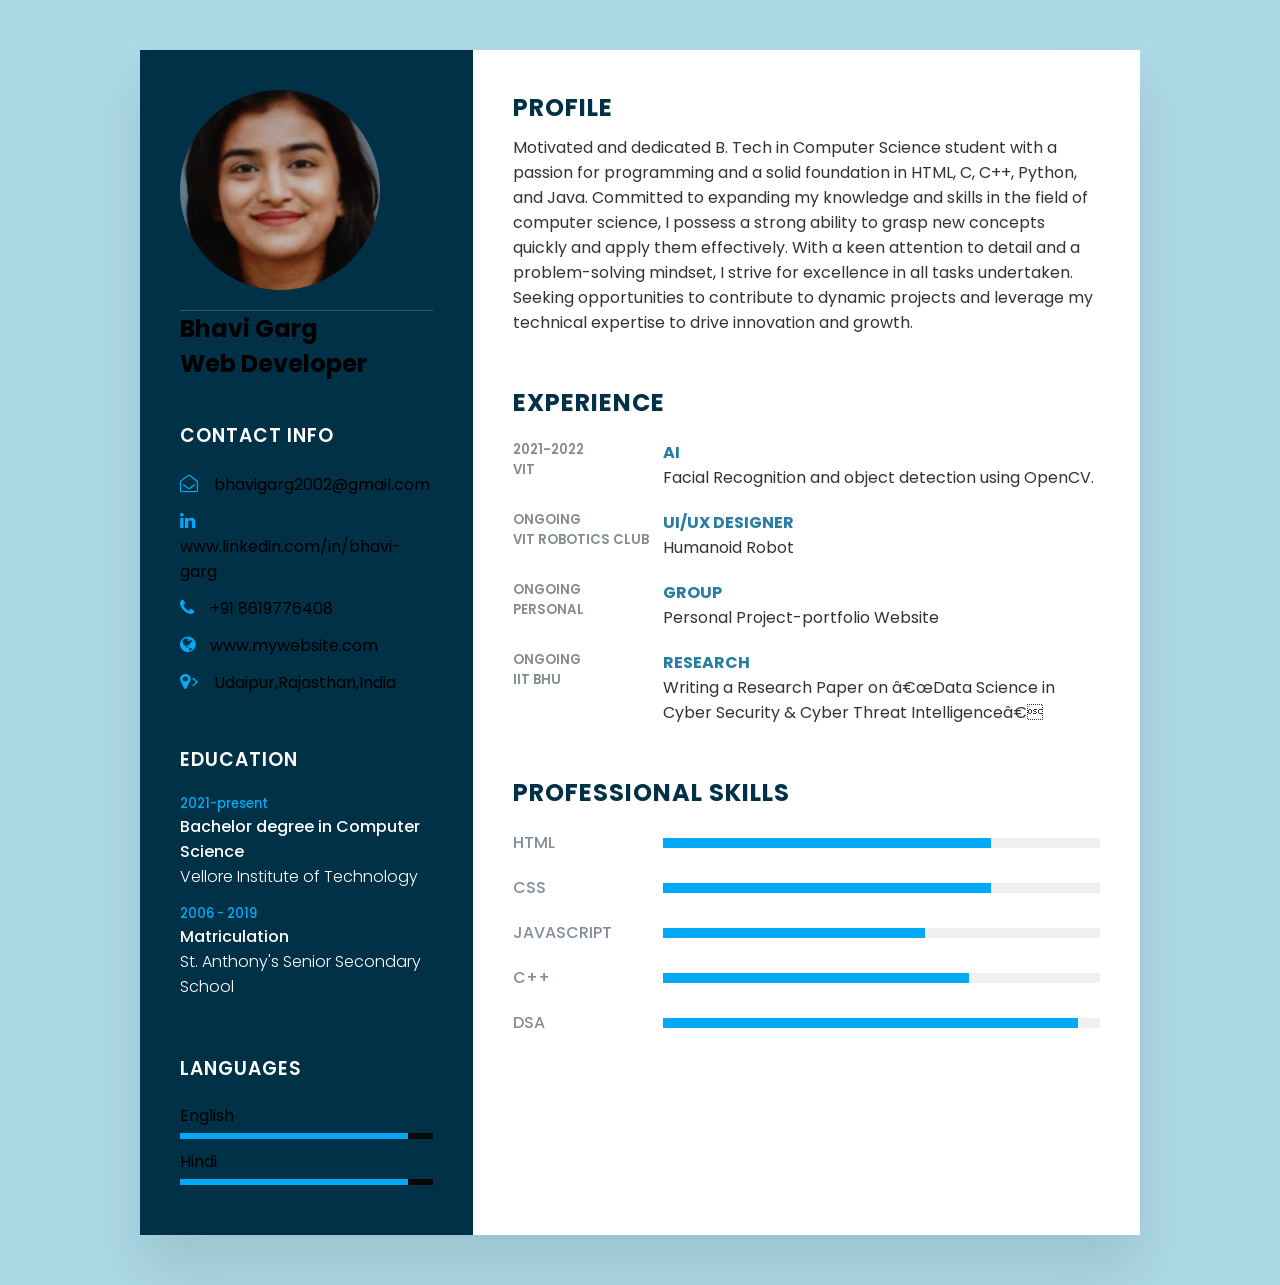
<file: index.html>
<!DOCTYPE html>
<html lang="en">
<head>
    <meta name="viewport" content="width=device-width, initial-scale=1.0">
    <title>Responsive CV using Html&Css </title>
    <link rel="stylesheet" href="https://cdnjs.cloudflare.com/ajax/libs/font-awesome/4.7.0/css/font-awesome.css" integrity="sha512-5A8nwdMOWrSz20fDsjczgUidUBR8liPYU+WymTZP1lmY9G6Oc7HlZv156XqnsgNUzTyMefFTcsFH/tnJE/+xBg==" crossorigin="anonymous" referrerpolicy="no-referrer" />
    <link rel= "stylesheet" type="text/css" href="style.css">
    
</head>
<body>
    <div class="container">
        <div class="left_side">
            <div class="profileText">
                <div class="imgBx">
                    <img src="img.jpg">
                </div>
                </div>
                <h2>Bhavi Garg<br><span></span>Web Developer</h2>
            

            <div class="contactInfo">
                <h3 class="title">Contact Info</h3>
                <ul>
                    <li>
                        <span class="icon"><i class="fa fa-envelope-open-o" aria-hidden="true"></i></span>
                        <span class="text">bhavigarg2002@gmail.com </span>
                    </li>
                    <li>
                        <span class="icon"><i class="fa fa-linkedin" aria-hidden="true"></i></span>
                        <span class="text">www.linkedin.com/in/bhavi-garg </span>
                    </li>
                    <li>
                        <span class="icon"><i class="fa fa-phone" aria-hidden="true"></i></span><span class="text">+91 8619776408 </span>
                    </li>
                    <li>
                        <span class="icon"><i class="fa fa-globe" aria-hidden="true"></i></span><span class="text">www.mywebsite.com</span>
                    </li>
                    <li>
                        <span class="icon"><i class="fa fa-map-marker" aria-hidden="true"></i>></span>
                        <span class="text">Udaipur,Rajasthan,India </span>
                    </li>
                </ul>
            </div>
            <div class="contactInfo education">
                <h3 class="title">Education</h3>
                <ul>
                    <li>
                    <h5>2021-present</h5>
                    <h4>Bachelor degree in Computer Science</h4>
                    <h4>Vellore Institute of Technology</h4>
                    </li>
                    <li>
                        <h5>2006 - 2019</h5>
                        <h4>Matriculation</h4>
                        <h4>St. Anthony's Senior Secondary School</h4>
                        </li> 
                </ul>
            </div>
            <div class="contactInfo language">
                <h3 class="title">Languages</h3>
                <ul>
                    <li>
                        <span class="text">English</span>
                        <span class="percent">
                            <div style="width:90%;"></div></span>
                    </li>
                    <li>
                        <span class="text">Hindi</span>
                        <span class="percent">


                            
                        <div style="width:90%;"></div></span>
                    </li>
                </ul>
            </div>
            
        </div>

        <div class="right_side">
            <div class="about">
                <h2 class="title2">Profile</h2>
                <p>
                    Motivated and dedicated B. Tech in Computer Science student with a passion for programming and a solid
foundation in HTML, C, C++, Python, and Java. Committed to expanding my knowledge and skills in the field of
computer science, I possess a strong ability to grasp new concepts quickly and apply them effectively. With a keen
attention to detail and a problem-solving mindset, I strive for excellence in all tasks undertaken. Seeking
opportunities to contribute to dynamic projects and leverage my technical expertise to drive innovation and growth.
                </p>
            </div>
            <div class="about">
                <h2 class="title2">Experience</h2>

                <div class="box">
                    <div class="year_company">
                        <h5>2021-2022</h5>
                        <h5>VIT</h5>
                    </div>
                    <div class="text">
                        <h4>AI </h4>
                        <p>Facial Recognition and object detection using OpenCV.</p>
                    </div>
                </div>

                <div class="box">
                    <div class="year_company">
                        <h5>Ongoing</h5>
                        <h5>VIT ROBOTICS Club</h5>
                    </div>
                    <div class="text">
                        <h4>UI/UX Designer</h4>
                        <p>Humanoid Robot</p>
                    </div>
                </div>

                <div class="box">
                    <div class="year_company">
                        <h5>Ongoing</h5>
                        <h5>Personal</h5>
                    </div>
                    <div class="text">
                        <h4>Group</h4>
                        <p>Personal Project-portfolio Website</p>
                    </div>
                </div>

                    <div class="box">
                        <div class="year_company">
                            <h5>ongoing</h5>
                            <h5>IIT BHU</h5>
                        </div>
                        <div class="text">
                        <h4>Research</h4>
                        <p>Writing a Research Paper on “Data Science in Cyber Security & Cyber Threat Intelligence”</p>
                    </div>
                </div>
                
            </div>
            <div class="about skills">
                <h2 class="title2">Professional Skills</h2>
                <div class="box">
                    <h4>Html</h4>
                    <div class="percent">
                        <div style="width: 75%;"></div>
                    </div>
                </div>
                <div class="box">
                    <h4>CSS</h4>
                    <div class="percent">
                        <div style="width: 75%;"></div>
                    </div>
                </div>
                <div class="box">
                    <h4>Javascript</h4>
                    <div class="percent">
                        <div style="width: 60%;"></div>
                    </div>
                </div>
                <div class="box">
                    <h4>C++</h4>
                    <div class="percent">
                        <div style="width: 70%;"></div>
                    </div>
                </div>
                <div class="box">
                    <h4>DSA</h4>
                    <div class="percent">
                        <div style="width: 95%;"></div>
                    </div>
                </div>                
            </div>
        </div>
    </div>
</body>
</html>
</file>
<file: style.css>
@import url('https://fonts.googleapis.com/css?family=Poppins:200,300,400,500,600,700,800,900&display=swap');
*
{
    margin: 0;
    padding: 0;
    box-sizing: border-box;
    font-family: 'Poppins',sans-serif;
}
body
{
    background: lightblue;
    display: flex;
    justify-content: center;
    align-items: center;
    min-height: 100vh;
}
.container
{
    position: relative;
    width:100%;
    max-width: 1000px;
    min-height: 1000px;
    background: #fff;
    margin: 50px;   
    display: grid;
    grid-template-columns: 1fr 2fr;
    box-shadow: 0 35px 55px rgba(0,0,0,0.1) ;

}
.container .left_side
{
    position: relative;
    background: #003147;
    padding: 40px;
}
.profileText
{
    position: relative;
    dislay: flex;
    flex-direction: center;
    padding-bottom: 20px;
    border-bottom: 1px solid rgba(255,255,255,0.2);

}
.profileText .imgBx
{
    position: relative;
    width: 200px;
    height: 200px;
    border-radius: 50% ;
    overflow: hidden;
}

.profileText .imgBx img
{
    position: absolute;
    top: 0;
    left: 0;
    width: 100%;
    height: 100%;
    object-fit: cover;
}

.profileText h2
{
    color: #fff;
    font-size: 1.5em;
    margin-top: 20px;
    text-transform: uppercase;
    text-decoration: center;
    font-weight:600 ;
    line-height: 1.4em;
}
.contactInfo
{
    padding-top: 40px;
}
.title
{
    color: #fff;
    text-transform: uppercase;
    font-weight: 600;
    letter-spacing: 1px;
    margin-bottom: 20px;
}
.contactInfo ul
{
    position: relative;
}
.contactInfo ul li
{
    position: relative;
    list-style: none;
    margin: 10px 0;
    cursor: pointer;
}
.contactInfo ul li .icon
{
    display: inline-block;
    width: 30px;
    font-size: 18px;
    color: #03a9f4;
}
.contactInfo.education li
{
    margin-bottom: 15px;
}
.contactInfo.education h5
{
    color:#03a9f4;
    font-weight: 500;
}
.contactInfo.education h4:nth-child(2)
{
    color: #fff;
    font-weight: 500;
}
.contactInfo.education h4
{
    color: #fff;
    font-weight: 300;
}
.contactInfo.language .percent
{
    position: relative;
    width: 100%;
    height: 6px;
    background: #080808;
    display: block;
    margin-top: 5px;
}
.contactInfo.language .percent div
{
    position: absolute;
     top: 0;
     left: 0;
     height: 100%;
     background: #03a9f4;
}
.container .right_side
{
    position: relative;
    background: #fff;
    padding: 40px;
}
.about
{
    margin-bottom: 50px;
}
.about:last-child
{
    margin-bottom: 0;
}
.title2
{
    color: #003147;
    text-transform: uppercase;
    letter-spacing: 1px;
    margin-bottom: 10px;
}
p
{
    color: #333;
}
.about .box
{
    display: flex;
    flex-direction: row;
    margin: 20px 0;
}
.about .box .year_company
{
    min-width: 150px;
}
.about .box .year_company
{
    min width: 150px;
}
.about .box .year_company h5
{
    text-transform: uppercase;
    color: #848c90;
    font-weight: 600;
}
.about .box .text h4
{
    text-transform: uppercase;
    color: #2a7da2;
    font-size: 16px;
}
.skills .box
{
    position: relative;
    width:100%;
    display: grid;
    grid-template-columns: 150px 1fr;
    justify-content: center;
    align-items: center;

}
.skills .box h4
{
    text-transform: uppercase;
    color: #848c99;
    font-weight: 500;
}
.skills .box  .percent
{
    position: relative;
    width: 100%;
    height:10px;
    background: #f0f0f0;
}
.skills .box .percent div
{
    position: absolute;
    top: 0;
    left: 0;
    height: 100%;
    background: #03a9f4;
}
.profileText h2 span
{
    font-size: 0.8em;
    font-weight:300 ;
}
</file>
